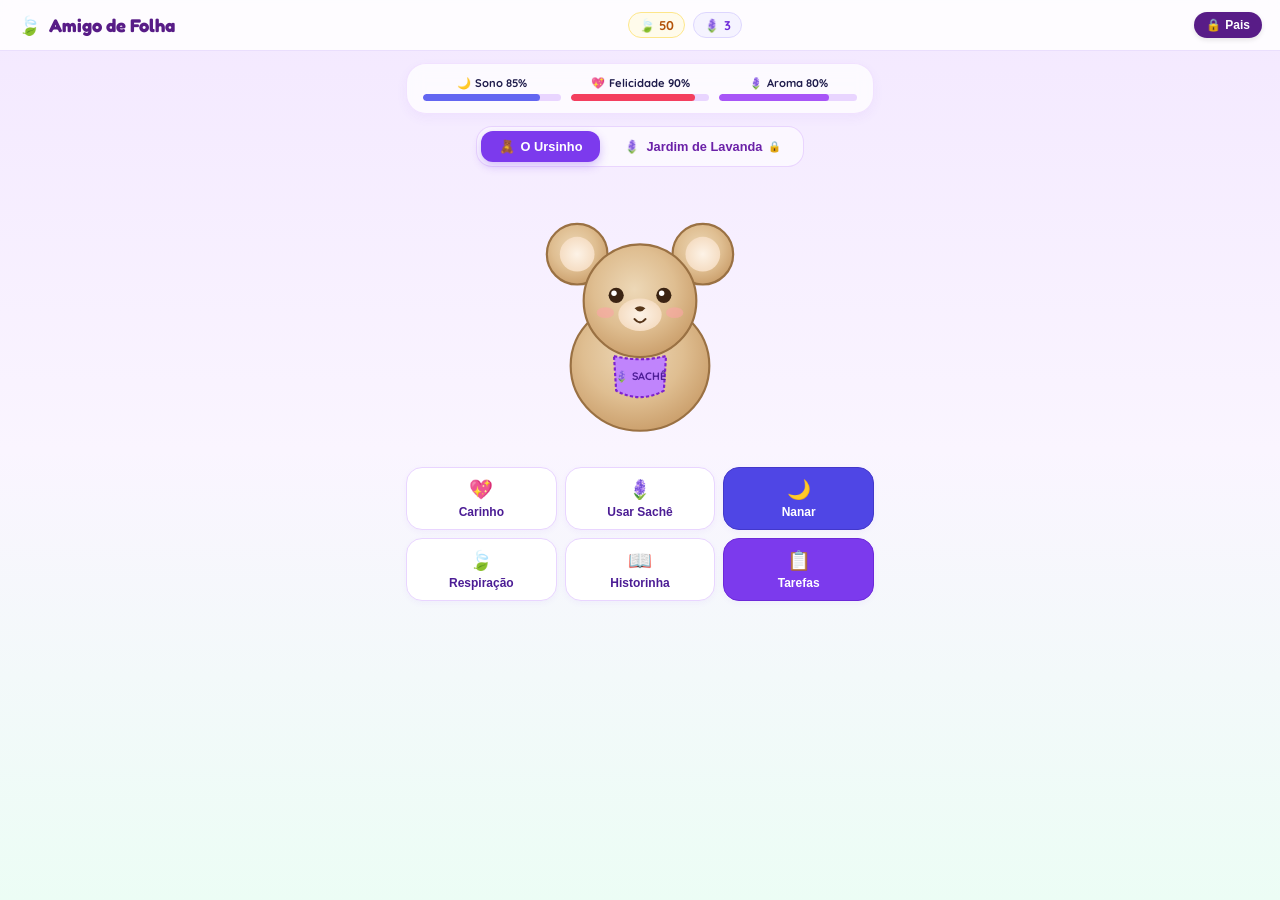
<file: amigo_de_folha_standalone.html>
<!DOCTYPE html>
<html lang="pt-BR">
<head>
  <meta charset="UTF-8">
  <meta name="viewport" content="width=device-width, initial-scale=1.0, maximum-scale=1.0, user-scalable=no">
  <title>Amigo de Folha — O Guardião do Sono</title>
  <meta name="description" content="Mascote virtual terapêutico infantil para rotina de sono e bem-estar, com ursinho de lavanda, cultivo botânico, tarefas diárias e controle de tempo de tela.">
  <link rel="preconnect" href="https://fonts.googleapis.com">
  <link rel="preconnect" href="https://fonts.gstatic.com" crossorigin>
  <link href="https://fonts.googleapis.com/css2?family=Fredoka:wght@400;600;700&family=Quicksand:wght@500;600;700&display=swap" rel="stylesheet">
  <style>
    :root {
      --bg-lavender: #f3e8ff;
      --bg-soft: #faf5ff;
      --primary-purple: #7c3aed;
      --dark-purple: #4c1d95;
      --light-green: #a7f3d0;
      --accent-yellow: #fef08a;
      --text-dark: #1e1b4b;
    }
    * {
      box-sizing: border-box;
      margin: 0;
      padding: 0;
      -webkit-tap-highlight-color: transparent;
      user-select: none;
    }
    body {
      font-family: 'Quicksand', -apple-system, BlinkMacSystemFont, sans-serif;
      background: linear-gradient(180deg, #f3e8ff 0%, #faf5ff 50%, #ecfdf5 100%);
      color: var(--text-dark);
      min-height: 100vh;
      display: flex;
      flex-direction: column;
      overflow-x: hidden;
      transition: background 1s ease;
    }
    body.night-mode {
      background: linear-gradient(180deg, #130f24 0%, #1b1531 60%, #0d0a1a 100%);
      color: #e9d5ff;
    }
    header {
      display: flex;
      justify-content: space-between;
      align-items: center;
      padding: 12px 18px;
      background: rgba(255, 255, 255, 0.85);
      backdrop-filter: blur(10px);
      border-bottom: 1px solid rgba(124, 58, 237, 0.15);
      position: sticky;
      top: 0;
      z-index: 40;
    }
    body.night-mode header {
      background: rgba(27, 21, 49, 0.85);
      border-bottom-color: rgba(147, 51, 234, 0.2);
    }
    .brand {
      display: flex;
      align-items: center;
      gap: 8px;
      font-family: 'Fredoka', cursive, sans-serif;
      font-size: 1.15rem;
      font-weight: 700;
      color: #581c87;
    }
    body.night-mode .brand {
      color: #d8b4fe;
    }
    .header-stats {
      display: flex;
      align-items: center;
      gap: 8px;
      font-size: 0.8rem;
      font-weight: 700;
    }
    .badge {
      display: inline-flex;
      align-items: center;
      gap: 4px;
      padding: 4px 10px;
      border-radius: 9999px;
      background: #f5f3ff;
      border: 1px solid #ddd6fe;
      color: #6d28d9;
    }
    .badge-amber {
      background: #fffbeb;
      border-color: #fde68a;
      color: #b45309;
    }
    .btn-parents {
      background: #581c87;
      color: white;
      border: none;
      padding: 6px 12px;
      border-radius: 9999px;
      font-size: 0.75rem;
      font-weight: 700;
      cursor: pointer;
      display: flex;
      align-items: center;
      gap: 4px;
      box-shadow: 0 2px 5px rgba(0,0,0,0.1);
    }
    .btn-parents:hover {
      background: #4c1d95;
    }
    main {
      flex: 1;
      display: flex;
      flex-direction: column;
      align-items: center;
      max-width: 500px;
      margin: 0 auto;
      width: 100%;
      padding: 12px 16px;
    }
    .status-card {
      width: 100%;
      background: rgba(255, 255, 255, 0.75);
      backdrop-filter: blur(8px);
      border-radius: 20px;
      border: 1px solid rgba(192, 132, 252, 0.2);
      padding: 12px 16px;
      display: grid;
      grid-template-columns: 1fr 1fr 1fr;
      gap: 10px;
      margin-bottom: 12px;
      box-shadow: 0 4px 12px rgba(124, 58, 237, 0.05);
    }
    body.night-mode .status-card {
      background: rgba(46, 36, 77, 0.7);
      border-color: rgba(147, 51, 234, 0.3);
    }
    .status-meter {
      display: flex;
      flex-direction: column;
      align-items: center;
    }
    .status-label {
      font-size: 0.7rem;
      font-weight: 700;
      margin-bottom: 4px;
      display: flex;
      align-items: center;
      gap: 4px;
    }
    .meter-track {
      width: 100%;
      height: 7px;
      background: #e9d5ff;
      border-radius: 9999px;
      overflow: hidden;
    }
    .meter-fill {
      height: 100%;
      border-radius: 9999px;
      transition: width 0.3s ease;
    }
    .fill-energy { background: #6366f1; }
    .fill-happy { background: #f43f5e; }
    .fill-calm { background: #a855f7; }
    .nav-tabs {
      display: flex;
      background: rgba(255, 255, 255, 0.6);
      padding: 4px;
      border-radius: 16px;
      border: 1px solid rgba(192, 132, 252, 0.3);
      gap: 6px;
      margin-bottom: 14px;
    }
    body.night-mode .nav-tabs {
      background: rgba(46, 36, 77, 0.6);
    }
    .tab-btn {
      padding: 8px 18px;
      border-radius: 12px;
      border: none;
      background: transparent;
      font-weight: 700;
      font-size: 0.8rem;
      cursor: pointer;
      color: #6b21a8;
      display: flex;
      align-items: center;
      gap: 6px;
      transition: all 0.2s;
    }
    body.night-mode .tab-btn {
      color: #d8b4fe;
    }
    .tab-btn.active {
      background: #7c3aed;
      color: white;
      box-shadow: 0 4px 10px rgba(124, 58, 237, 0.3);
    }
    .tab-btn.active-green {
      background: #059669;
      color: white;
      box-shadow: 0 4px 10px rgba(5, 150, 105, 0.3);
    }
    .mascot-container {
      width: 260px;
      height: 260px;
      display: flex;
      justify-content: center;
      align-items: center;
      position: relative;
      cursor: pointer;
      margin: 6px 0;
    }
    @keyframes gentleFloat {
      0%, 100% { transform: translateY(0px); }
      50% { transform: translateY(-8px); }
    }
    @keyframes breatheLoop {
      0%, 100% { transform: scale(1); }
      50% { transform: scale(1.04); }
    }
    .float-anim {
      animation: gentleFloat 4s ease-in-out infinite;
    }
    .breathe-anim {
      animation: breatheLoop 5s ease-in-out infinite;
    }
    .actions-grid {
      display: grid;
      grid-template-columns: repeat(3, 1fr);
      gap: 8px;
      width: 100%;
      margin-top: 14px;
    }
    .action-btn {
      background: white;
      border: 1px solid #e9d5ff;
      border-radius: 16px;
      padding: 10px 6px;
      font-size: 0.75rem;
      font-weight: 700;
      color: #4c1d95;
      display: flex;
      flex-direction: column;
      align-items: center;
      gap: 4px;
      cursor: pointer;
      box-shadow: 0 2px 6px rgba(124, 58, 237, 0.05);
      transition: all 0.2s;
    }
    .action-btn:active {
      transform: scale(0.96);
    }
    .action-btn.btn-sleep {
      background: #4f46e5;
      color: white;
      border-color: #4338ca;
    }
    .action-btn.btn-wake {
      background: #f59e0b;
      color: #78350f;
      border-color: #d97706;
    }
    .action-btn.btn-tasks {
      background: #7c3aed;
      color: white;
      border-color: #6d28d9;
    }
    .modal-overlay {
      position: fixed;
      inset: 0;
      background: rgba(15, 12, 29, 0.8);
      backdrop-filter: blur(8px);
      z-index: 50;
      display: none;
      align-items: center;
      justify-content: center;
      padding: 16px;
    }
    .modal-overlay.open {
      display: flex;
    }
    .modal-card {
      background: white;
      width: 100%;
      max-width: 420px;
      border-radius: 24px;
      box-shadow: 0 20px 40px rgba(0,0,0,0.3);
      overflow: hidden;
      max-height: 85vh;
      display: flex;
      flex-direction: column;
    }
    .modal-header {
      background: linear-gradient(135deg, #6d28d9, #4c1d95);
      color: white;
      padding: 14px 18px;
      display: flex;
      justify-content: space-between;
      align-items: center;
    }
    .modal-body {
      padding: 18px;
      overflow-y: auto;
    }
    .task-item {
      display: flex;
      align-items: center;
      justify-content: space-between;
      padding: 10px 12px;
      border: 1px solid #e9d5ff;
      border-radius: 14px;
      margin-bottom: 8px;
      cursor: pointer;
    }
    .task-item.done {
      background: #ecfdf5;
      border-color: #a7f3d0;
      text-decoration: line-through;
      color: #6b7280;
    }
    .sleep-lock {
      position: fixed;
      inset: 0;
      background: #0d0a1a;
      z-index: 99;
      display: none;
      flex-direction: column;
      align-items: center;
      justify-content: center;
      padding: 24px;
      text-align: center;
      color: #e9d5ff;
    }
    .sleep-lock.active {
      display: flex;
    }
    .toast {
      position: fixed;
      top: 14px;
      left: 50%;
      transform: translateX(-50%);
      background: rgba(76, 29, 149, 0.95);
      color: white;
      padding: 8px 18px;
      border-radius: 9999px;
      font-size: 0.8rem;
      font-weight: 700;
      z-index: 60;
      display: none;
      box-shadow: 0 10px 20px rgba(0,0,0,0.2);
    }
  </style>
</head>
<body>
  <div id="toast" class="toast">Notificação</div>

  <header>
    <div class="brand">
      <span>🍃</span>
      <span>Amigo de Folha</span>
    </div>
    <div class="header-stats">
      <div class="badge badge-amber">
        <span>🍃</span>
        <span id="folhasCount">50</span>
      </div>
      <div class="badge" title="Sachês de Lavanda">
        <span>🪻</span>
        <span id="sachesCount">3</span>
      </div>
      <div id="screenTimeWidget" class="badge" style="display:none; font-family: monospace;">
        <span>⏱️</span>
        <span id="timerText">15:00</span>
      </div>
    </div>
    <button class="btn-parents" onclick="openParentsModal()">
      <span>🔒</span>
      <span>Pais</span>
    </button>
  </header>

  <main>
    <!-- Status Card -->
    <div class="status-card">
      <div class="status-meter">
        <div class="status-label"><span>🌙</span><span>Sono <b id="valEnergy">85%</b></span></div>
        <div class="meter-track"><div id="barEnergy" class="meter-fill fill-energy" style="width: 85%;"></div></div>
      </div>
      <div class="status-meter">
        <div class="status-label"><span>💖</span><span>Felicidade <b id="valHappy">90%</b></span></div>
        <div class="meter-track"><div id="barHappy" class="meter-fill fill-happy" style="width: 90%;"></div></div>
      </div>
      <div class="status-meter">
        <div class="status-label"><span>🪻</span><span>Aroma <b id="valCalm">80%</b></span></div>
        <div class="meter-track"><div id="barCalm" class="meter-fill fill-calm" style="width: 80%;"></div></div>
      </div>
    </div>

    <!-- Phase Tabs -->
    <div class="nav-tabs">
      <button id="tabTeddy" class="tab-btn active" onclick="switchTab('teddy')">
        <span>🧸</span><span>O Ursinho</span>
      </button>
      <button id="tabGarden" class="tab-btn" onclick="switchTab('garden')">
        <span>🪻</span><span>Jardim de Lavanda</span>
        <span id="lockGardenIcon" style="font-size:0.65rem;">🔒</span>
      </button>
    </div>

    <!-- Active Stage: Teddy Bear Mascot -->
    <div id="stageTeddy" class="mascot-container float-anim" onclick="petTeddy()">
      <svg viewBox="0 0 240 240" style="width:100%; height:100%;">
        <radialGradient id="tBody" cx="45%" cy="40%" r="60%">
          <stop offset="0%" stop-color="#edd8b7" />
          <stop offset="60%" stop-color="#dfbe91" />
          <stop offset="100%" stop-color="#cca16e" />
        </radialGradient>
        <radialGradient id="tInner" cx="50%" cy="50%" r="50%">
          <stop offset="0%" stop-color="#fdf3e7" />
          <stop offset="100%" stop-color="#f5ddc3" />
        </radialGradient>
        <!-- Ears -->
        <circle cx="62" cy="62" r="28" fill="url(#tBody)" stroke="#9a7143" stroke-width="2" />
        <circle cx="62" cy="62" r="16" fill="url(#tInner)" />
        <circle cx="178" cy="62" r="28" fill="url(#tBody)" stroke="#9a7143" stroke-width="2" />
        <circle cx="178" cy="62" r="16" fill="url(#tInner)" />
        <!-- Body -->
        <ellipse cx="120" cy="165" rx="64" ry="60" fill="url(#tBody)" stroke="#9a7143" stroke-width="2" />
        <!-- Pouch (Aroma Pocket) -->
        <path d="M 96 156 Q 120 162 144 156 L 142 188 Q 120 200 98 188 Z" fill="#c084fc" stroke="#7e22ce" stroke-width="2" stroke-dasharray="3 2" onclick="event.stopPropagation(); useSachet();" />
        <text x="120" y="178" text-anchor="middle" font-size="10" fill="#4c1d95" font-weight="bold">🪻 SACHÊ</text>
        <!-- Head -->
        <circle cx="120" cy="105" r="52" fill="url(#tBody)" stroke="#9a7143" stroke-width="2" />
        <ellipse cx="88" cy="116" rx="8" ry="5" fill="#fca5a5" opacity="0.6" />
        <ellipse cx="152" cy="116" rx="8" ry="5" fill="#fca5a5" opacity="0.6" />
        <ellipse cx="120" cy="118" rx="20" ry="15" fill="url(#tInner)" />
        <path d="M 115 112 Q 120 108 125 112 Q 120 118 115 112 Z" fill="#573619" />
        <!-- Eyes -->
        <g id="teddyEyes">
          <circle cx="98" cy="100" r="7" fill="#3b2413" />
          <circle cx="96" cy="98" r="2.5" fill="#fff" />
          <circle cx="142" cy="100" r="7" fill="#3b2413" />
          <circle cx="140" cy="98" r="2.5" fill="#fff" />
        </g>
        <path id="teddyMouth" d="M 115 122 Q 120 128 125 122" stroke="#573619" stroke-width="2" fill="none" stroke-linecap="round" />
        <!-- Nightcap & Blanket for sleeping -->
        <g id="sleepGear" style="display:none;">
          <path d="M 85 70 Q 120 38 160 62 Q 170 30 185 36 Q 165 20 120 28 Q 80 42 85 70 Z" fill="#6366f1" />
          <circle cx="188" cy="38" r="7" fill="#fde047" />
          <path d="M 50 178 Q 120 165 190 178 L 194 225 Q 120 236 46 225 Z" fill="#6ee7b7" stroke="#059669" stroke-width="2" />
        </g>
      </svg>
    </div>

    <!-- Active Stage: Lavender Garden (Initially hidden or locked) -->
    <div id="stageGarden" style="display:none; text-align:center; width:100%;">
      <div id="gardenLockedMsg" style="padding: 24px; background: rgba(255,255,255,0.7); border-radius: 20px;">
        <span style="font-size: 3rem;">🌱🔒</span>
        <h3 style="margin: 8px 0; font-family: 'Fredoka', cursive;">Jardim Bloqueado</h3>
        <p style="font-size: 0.8rem; color: #6b7280;">Alcance o Nível 2 cuidando do Ursinho para cultivar seu vasinho de lavanda!</p>
      </div>

      <div id="gardenActiveView" style="display:none;">
        <svg viewBox="0 0 200 200" style="width:200px; height:200px; margin: 0 auto;">
          <linearGradient id="pGrad" x1="0" y1="0" x2="1" y2="1">
            <stop offset="0%" stop-color="#fdba74" />
            <stop offset="100%" stop-color="#ea580c" />
          </linearGradient>
          <!-- Plant stages -->
          <g id="plantGraphics">
            <!-- Stage: Sprout -->
            <path id="sproutG" d="M 100 130 Q 98 115 100 100 Q 90 95 92 88 Q 100 92 100 100 Q 110 95 108 88 Q 100 92 100 100" stroke="#22c55e" stroke-width="3" fill="#4ade80" />
            <!-- Stage: Flower -->
            <g id="flowerG" style="display:none;">
              <path d="M 100 130 L 100 50" stroke="#16a34a" stroke-width="3" />
              <circle cx="100" cy="45" r="5" fill="#c084fc" />
              <circle cx="95" cy="40" r="4.5" fill="#a855f7" />
              <circle cx="105" cy="40" r="4.5" fill="#a855f7" />
              <circle cx="100" cy="32" r="4" fill="#c084fc" />
              <circle cx="100" cy="25" r="3.5" fill="#f3e8ff" />
            </g>
          </g>
          <!-- Clay Pot -->
          <ellipse cx="100" cy="130" rx="45" ry="12" fill="#582f0e" />
          <path d="M 58 130 Q 100 136 142 130 L 128 178 Q 100 184 72 178 Z" fill="url(#pGrad)" stroke="#c2410c" stroke-width="1.5" />
        </svg>

        <div style="display: flex; gap: 8px; justify-content: center; margin-top: 10px;">
          <button class="action-btn" onclick="waterPlant()">
            <span style="font-size: 1.2rem;">🚿</span><span>Regar</span>
          </button>
          <button class="action-btn" onclick="giveSun()">
            <span style="font-size: 1.2rem;">☀️</span><span>Luz Solar</span>
          </button>
          <button id="btnHarvest" class="action-btn" style="background:#7c3aed; color:white; display:none;" onclick="harvestLavender()">
            <span style="font-size: 1.2rem;">🪻</span><span>Colher Flores!</span>
          </button>
        </div>
      </div>
    </div>

    <!-- Action Buttons -->
    <div id="actionsTeddy" class="actions-grid">
      <button class="action-btn" onclick="petTeddy()">
        <span style="font-size: 1.2rem;">💖</span><span>Carinho</span>
      </button>
      <button class="action-btn" onclick="useSachet()">
        <span style="font-size: 1.2rem;">🪻</span><span>Usar Sachê</span>
      </button>
      <button id="btnSleepToggle" class="action-btn btn-sleep" onclick="toggleSleep()">
        <span id="sleepIcon" style="font-size: 1.2rem;">🌙</span><span id="sleepText">Nanar</span>
      </button>
      <button class="action-btn" onclick="openBreathingModal()">
        <span style="font-size: 1.2rem;">🍃</span><span>Respiração</span>
      </button>
      <button class="action-btn" onclick="openStoriesModal()">
        <span style="font-size: 1.2rem;">📖</span><span>Historinha</span>
      </button>
      <button class="action-btn btn-tasks" onclick="openTasksModal()">
        <span style="font-size: 1.2rem;">📋</span><span>Tarefas</span>
      </button>
    </div>
  </main>

  <!-- MODAL: Minhas Tarefas -->
  <div id="tasksModal" class="modal-overlay">
    <div class="modal-card">
      <div class="modal-header">
        <h3 style="font-family: 'Fredoka', cursive;">📋 Minhas Tarefas do Soninho</h3>
        <button style="background:none; border:none; color:white; font-size:1.2rem; cursor:pointer;" onclick="closeModal('tasksModal')">✕</button>
      </div>
      <div class="modal-body">
        <div id="tasksContainer"></div>
      </div>
    </div>
  </div>

  <!-- MODAL: Respiração da Folhinha -->
  <div id="breathingModal" class="modal-overlay">
    <div class="modal-card" style="background: #1e1b4b; color: white; text-align: center;">
      <div class="modal-header" style="background: #312e81;">
        <h3>🍃 Respiração da Folhinha (4-4-4)</h3>
        <button style="background:none; border:none; color:white; font-size:1.2rem; cursor:pointer;" onclick="closeModal('breathingModal')">✕</button>
      </div>
      <div class="modal-body" style="padding: 24px;">
        <p id="breathStep" style="font-size: 1.1rem; font-weight: bold; margin-bottom: 12px; color: #c084fc;">Cheire a Florzinha...</p>
        <div id="breathCircle" style="width: 120px; height: 120px; border-radius: 50%; background: #7c3aed; margin: 16px auto; display:flex; align-items:center; justify-content:center; font-size: 2rem; transition: transform 4s ease-in-out;">🌸</div>
        <p style="font-size: 0.8rem; color: #c7d2fe;">Inspire a calma, segure o perfume e solte o soninho bem devagar.</p>
      </div>
    </div>
  </div>

  <!-- MODAL: Historinhas -->
  <div id="storiesModal" class="modal-overlay">
    <div class="modal-card" style="background: #1e1b4b; color: #e0e7ff;">
      <div class="modal-header" style="background: #2e1065;">
        <h3>📖 Historinha de Ninar</h3>
        <button style="background:none; border:none; color:white; font-size:1.2rem; cursor:pointer;" onclick="closeModal('storiesModal')">✕</button>
      </div>
      <div class="modal-body" style="line-height: 1.6; font-size: 0.9rem;">
        <h4 style="color:#fde047; margin-bottom: 8px;">A Folhinha que Aprendeu a Sonhar 🍃</h4>
        <p>No alto da grande árvore de lavandas, vivia uma folhinha muito amiga. Quando o céu escureceu com estrelinhas cintilantes, a coruja sábia pousou e disse: "Respire o ar perfumado, feche os olhinhos e sonhe com carinho." A folhinha se enrolou quentinha e dormiu em paz. Boa noite, amiguinho!</p>
      </div>
    </div>
  </div>

  <!-- MODAL: Área dos Pais -->
  <div id="parentsModal" class="modal-overlay">
    <div class="modal-card">
      <div class="modal-header">
        <h3>🔒 Área dos Pais & Responsáveis</h3>
        <button style="background:none; border:none; color:white; font-size:1.2rem; cursor:pointer;" onclick="closeModal('parentsModal')">✕</button>
      </div>
      <div class="modal-body">
        <div id="pinGate">
          <p style="font-size: 0.85rem; margin-bottom: 8px; color:#4b5563;">Digite o PIN de 4 dígitos (padrão: <b>1234</b>):</p>
          <div style="display:flex; gap: 8px;">
            <input id="inputPin" type="password" maxlength="4" style="width: 100px; font-size: 1.2rem; text-align: center; border: 1px solid #c084fc; border-radius: 8px; padding: 4px;" placeholder="••••">
            <button class="btn-parents" onclick="verifyPin()">Entrar</button>
          </div>
        </div>

        <div id="parentsDashboard" style="display:none;">
          <h4 style="margin-bottom: 6px; font-size: 0.85rem; color:#4c1d95;">⏱️ Limite de Tempo de Tela:</h4>
          <div style="display:flex; gap: 6px; margin-bottom: 12px;">
            <button class="badge" onclick="setLimit(30)">30s (teste)</button>
            <button class="badge" onclick="setLimit(15 * 60)">15 min</button>
            <button class="badge" onclick="setLimit(30 * 60)">30 min</button>
            <button class="badge" onclick="setLimit(0)">Desativar</button>
          </div>
          <button class="action-btn" style="background:#ef4444; color:white; width:100%; margin-bottom:12px;" onclick="lockScreenNow()">
            🌙 Bloquear Tela Agora para Dormir
          </button>
          <hr style="margin: 12px 0; border: none; border-top: 1px solid #e5e7eb;">
          <h4 style="margin-bottom: 6px; font-size: 0.85rem; color:#4c1d95;">Adicionar Nova Tarefa:</h4>
          <div style="display:flex; gap: 6px;">
            <input id="newTodoInput" type="text" placeholder="Ex.: Escovar dentes" style="flex:1; border: 1px solid #ddd; border-radius: 8px; padding: 6px; font-size: 0.8rem;">
            <button class="btn-parents" onclick="addNewParentTask()">+ Adicionar</button>
          </div>
        </div>
      </div>
    </div>
  </div>

  <!-- FULLSCREEN SLEEP LOCK -->
  <div id="sleepLockScreen" class="sleep-lock">
    <span style="font-size: 4rem; margin-bottom: 12px;">🌙💤</span>
    <h1 style="font-family: 'Fredoka', cursive; font-size: 1.8rem; margin-bottom: 8px;">Hora de Descansar!</h1>
    <p style="font-size: 1rem; color: #c4b5fd; max-width: 320px; margin-bottom: 24px;">"O Amigo de Folha também precisa descansar! Hora de desligar a tela e dormir bem."</p>
    <button style="background: transparent; color: #a78bfa; border: 1px solid #4c1d95; padding: 6px 14px; border-radius: 9999px; font-size: 0.75rem; cursor:pointer;" onclick="unlockFromSleep()">Desbloquear (Pais)</button>
  </div>

  <script>
    // State
    let stats = { energy: 85, happy: 90, calm: 80 };
    let inventory = { folhas: 50, saches: 3, xp: 0, level: 1 };
    let plant = { unlocked: false, moisture: 60, sun: 60, progress: 15 };
    let isSleeping = false;
    let screenTime = { limit: 0, remaining: 0, active: false };
    let parentPin = '1234';

    let tasks = [
      { id: 1, text: 'Escovar os dentinhos 🦷', done: false, reward: 15 },
      { id: 2, text: 'Guardar os brinquedos 🧸', done: false, reward: 20 },
      { id: 3, text: 'Colocar o pijama quentinho 👕', done: false, reward: 10 },
      { id: 4, text: 'Tomar banho morno 🛁', done: false, reward: 25 },
      { id: 5, text: 'Ouvir historinha de dormir 📖', done: false, reward: 15 }
    ];

    // Web Audio Synthesizer
    const audioCtx = new (window.AudioContext || window.webkitAudioContext)();
    function playBeep(freq, dur) {
      if (audioCtx.state === 'suspended') audioCtx.resume();
      const osc = audioCtx.createOscillator();
      const gain = audioCtx.createGain();
      osc.frequency.setValueAtTime(freq, audioCtx.currentTime);
      gain.gain.setValueAtTime(0.1, audioCtx.currentTime);
      gain.gain.exponentialRampToValueAtTime(0.001, audioCtx.currentTime + dur);
      osc.connect(gain);
      gain.connect(audioCtx.destination);
      osc.start();
      osc.stop(audioCtx.currentTime + dur);
    }

    function showToast(msg) {
      const t = document.getElementById('toast');
      t.innerText = msg;
      t.style.display = 'block';
      setTimeout(() => { t.style.display = 'none'; }, 2500);
    }

    function updateUI() {
      document.getElementById('valEnergy').innerText = Math.round(stats.energy) + '%';
      document.getElementById('valHappy').innerText = Math.round(stats.happy) + '%';
      document.getElementById('valCalm').innerText = Math.round(stats.calm) + '%';
      document.getElementById('barEnergy').style.width = stats.energy + '%';
      document.getElementById('barHappy').style.width = stats.happy + '%';
      document.getElementById('barCalm').style.width = stats.calm + '%';
      document.getElementById('folhasCount').innerText = inventory.folhas;
      document.getElementById('sachesCount').innerText = inventory.saches;

      if (inventory.level >= 2) {
        document.getElementById('lockGardenIcon').style.display = 'none';
        document.getElementById('gardenLockedMsg').style.display = 'none';
        document.getElementById('gardenActiveView').style.display = 'block';
      }

      if (screenTime.active && screenTime.remaining > 0) {
        document.getElementById('screenTimeWidget').style.display = 'inline-flex';
        const m = Math.floor(screenTime.remaining / 60);
        const s = screenTime.remaining % 60;
        document.getElementById('timerText').innerText = m + ':' + (s < 10 ? '0' : '') + s;
      } else {
        document.getElementById('screenTimeWidget').style.display = 'none';
      }
    }

    function petTeddy() {
      stats.happy = Math.min(100, stats.happy + 8);
      stats.calm = Math.min(100, stats.calm + 3);
      inventory.xp += 5;
      playBeep(440, 0.2);
      setTimeout(() => playBeep(554, 0.25), 100);
      checkLevelUp();
      updateUI();
      showToast('💖 Ursinho feliz com seu carinho!');
    }

    function useSachet() {
      if (inventory.saches > 0) {
        inventory.saches--;
        stats.calm = 100;
        inventory.xp += 15;
        playBeep(659, 0.5);
        showToast('🪻 Sachê no bolsinho! Cheirinho de lavanda relaxante.');
        checkLevelUp();
        updateUI();
      } else {
        showToast('Sem sachês! Cultive lavandas no jardim para renovar.');
      }
    }

    function toggleSleep() {
      isSleeping = !isSleeping;
      document.body.classList.toggle('night-mode', isSleeping);
      document.getElementById('sleepGear').style.display = isSleeping ? 'block' : 'none';
      document.getElementById('sleepText').innerText = isSleeping ? 'Acordar' : 'Nanar';
      document.getElementById('sleepIcon').innerText = isSleeping ? '☀️' : '🌙';
      playBeep(392, 0.4);
      showToast(isSleeping ? '🌙 Ursinho nanando em paz...' : '☀️ Bom dia! Ursinho acordou descansado.');
    }

    function switchTab(tab) {
      if (tab === 'teddy') {
        document.getElementById('tabTeddy').classList.add('active');
        document.getElementById('tabGarden').classList.remove('active-green');
        document.getElementById('stageTeddy').style.display = 'flex';
        document.getElementById('actionsTeddy').style.display = 'grid';
        document.getElementById('stageGarden').style.display = 'none';
      } else {
        document.getElementById('tabTeddy').classList.remove('active');
        document.getElementById('tabGarden').classList.add('active-green');
        document.getElementById('stageTeddy').style.display = 'none';
        document.getElementById('actionsTeddy').style.display = 'none';
        document.getElementById('stageGarden').style.display = 'block';
      }
    }

    function waterPlant() {
      plant.moisture = Math.min(100, plant.moisture + 25);
      plant.progress = Math.min(100, plant.progress + 15);
      playBeep(700, 0.15);
      if (plant.progress >= 90) {
        document.getElementById('flowerG').style.display = 'block';
        document.getElementById('btnHarvest').style.display = 'flex';
      }
      showToast('💧 Lavanda regada!');
      updateUI();
    }

    function giveSun() {
      plant.sun = Math.min(100, plant.sun + 20);
      playBeep(520, 0.2);
      showToast('☀️ Solzinho gostoso na plantinha!');
    }

    function harvestLavender() {
      inventory.saches += 2;
      inventory.folhas += 40;
      inventory.xp += 30;
      plant.progress = 10;
      document.getElementById('flowerG').style.display = 'none';
      document.getElementById('btnHarvest').style.display = 'none';
      playBeep(880, 0.6);
      showToast('🎉 Colheita realizada! +2 Sachês e +40 Folhinhas!');
      checkLevelUp();
      updateUI();
    }

    function checkLevelUp() {
      if (inventory.xp >= inventory.level * 60) {
        inventory.level++;
        inventory.folhas += 20;
        playBeep(523, 0.2);
        setTimeout(() => playBeep(659, 0.2), 100);
        setTimeout(() => playBeep(784, 0.4), 200);
        showToast('🌟 Subiu para o Nível ' + inventory.level + '!');
      }
    }

    // Modal Handlers
    function openTasksModal() {
      renderTasks();
      document.getElementById('tasksModal').classList.add('open');
    }
    function renderTasks() {
      const c = document.getElementById('tasksContainer');
      c.innerHTML = tasks.map(t => `
        <div class="task-item ${t.done ? 'done' : ''}" onclick="toggleTask(${t.id})">
          <span>${t.text}</span>
          <span style="font-weight:bold; color:#7c3aed;">+${t.reward} 🍃</span>
        </div>
      `).join('');
    }
    function toggleTask(id) {
      const t = tasks.find(x => x.id === id);
      if (t) {
        t.done = !t.done;
        if (t.done) {
          inventory.folhas += t.reward;
          inventory.xp += 20;
          playBeep(659, 0.3);
          checkLevelUp();
        }
        renderTasks();
        updateUI();
      }
    }
    function openBreathingModal() {
      document.getElementById('breathingModal').classList.add('open');
      const circle = document.getElementById('breathCircle');
      circle.style.transform = 'scale(1.3)';
      setTimeout(() => { circle.style.transform = 'scale(0.8)'; }, 4000);
    }
    function openStoriesModal() {
      document.getElementById('storiesModal').classList.add('open');
    }
    function openParentsModal() {
      document.getElementById('inputPin').value = '';
      document.getElementById('pinGate').style.display = 'block';
      document.getElementById('parentsDashboard').style.display = 'none';
      document.getElementById('parentsModal').classList.add('open');
    }
    function verifyPin() {
      const v = document.getElementById('inputPin').value;
      if (v === parentPin) {
        document.getElementById('pinGate').style.display = 'none';
        document.getElementById('parentsDashboard').style.display = 'block';
      } else {
        alert('PIN incorreto. Padrão inicial: 1234');
      }
    }
    function setLimit(seconds) {
      if (seconds > 0) {
        screenTime.limit = seconds;
        screenTime.remaining = seconds;
        screenTime.active = true;
        showToast('Tempo de tela configurado!');
      } else {
        screenTime.active = false;
        showToast('Tempo de tela desativado.');
      }
      closeModal('parentsModal');
      updateUI();
    }
    function lockScreenNow() {
      closeModal('parentsModal');
      document.getElementById('sleepLockScreen').classList.add('active');
    }
    function unlockFromSleep() {
      const p = prompt('Digite o PIN dos pais para liberar:');
      if (p === parentPin) {
        document.getElementById('sleepLockScreen').classList.remove('active');
        screenTime.remaining = screenTime.limit;
      }
    }
    function addNewParentTask() {
      const inp = document.getElementById('newTodoInput');
      if (inp.value.trim()) {
        tasks.push({ id: Date.now(), text: inp.value.trim(), done: false, reward: 15 });
        inp.value = '';
        showToast('Tarefa adicionada com sucesso!');
      }
    }
    function closeModal(id) {
      document.getElementById(id).classList.remove('open');
    }

    // Game loop tick (every 1s)
    setInterval(() => {
      if (isSleeping) {
        stats.energy = Math.min(100, stats.energy + 0.4);
      } else {
        stats.energy = Math.max(5, stats.energy - 0.05);
        stats.happy = Math.max(5, stats.happy - 0.06);
        stats.calm = Math.max(5, stats.calm - 0.05);
      }

      if (screenTime.active && screenTime.remaining > 0) {
        screenTime.remaining--;
        if (screenTime.remaining <= 0) {
          document.getElementById('sleepLockScreen').classList.add('active');
        }
      }

      updateUI();
    }, 1000);

    updateUI();
  </script>
</body>
</html>
</file>
